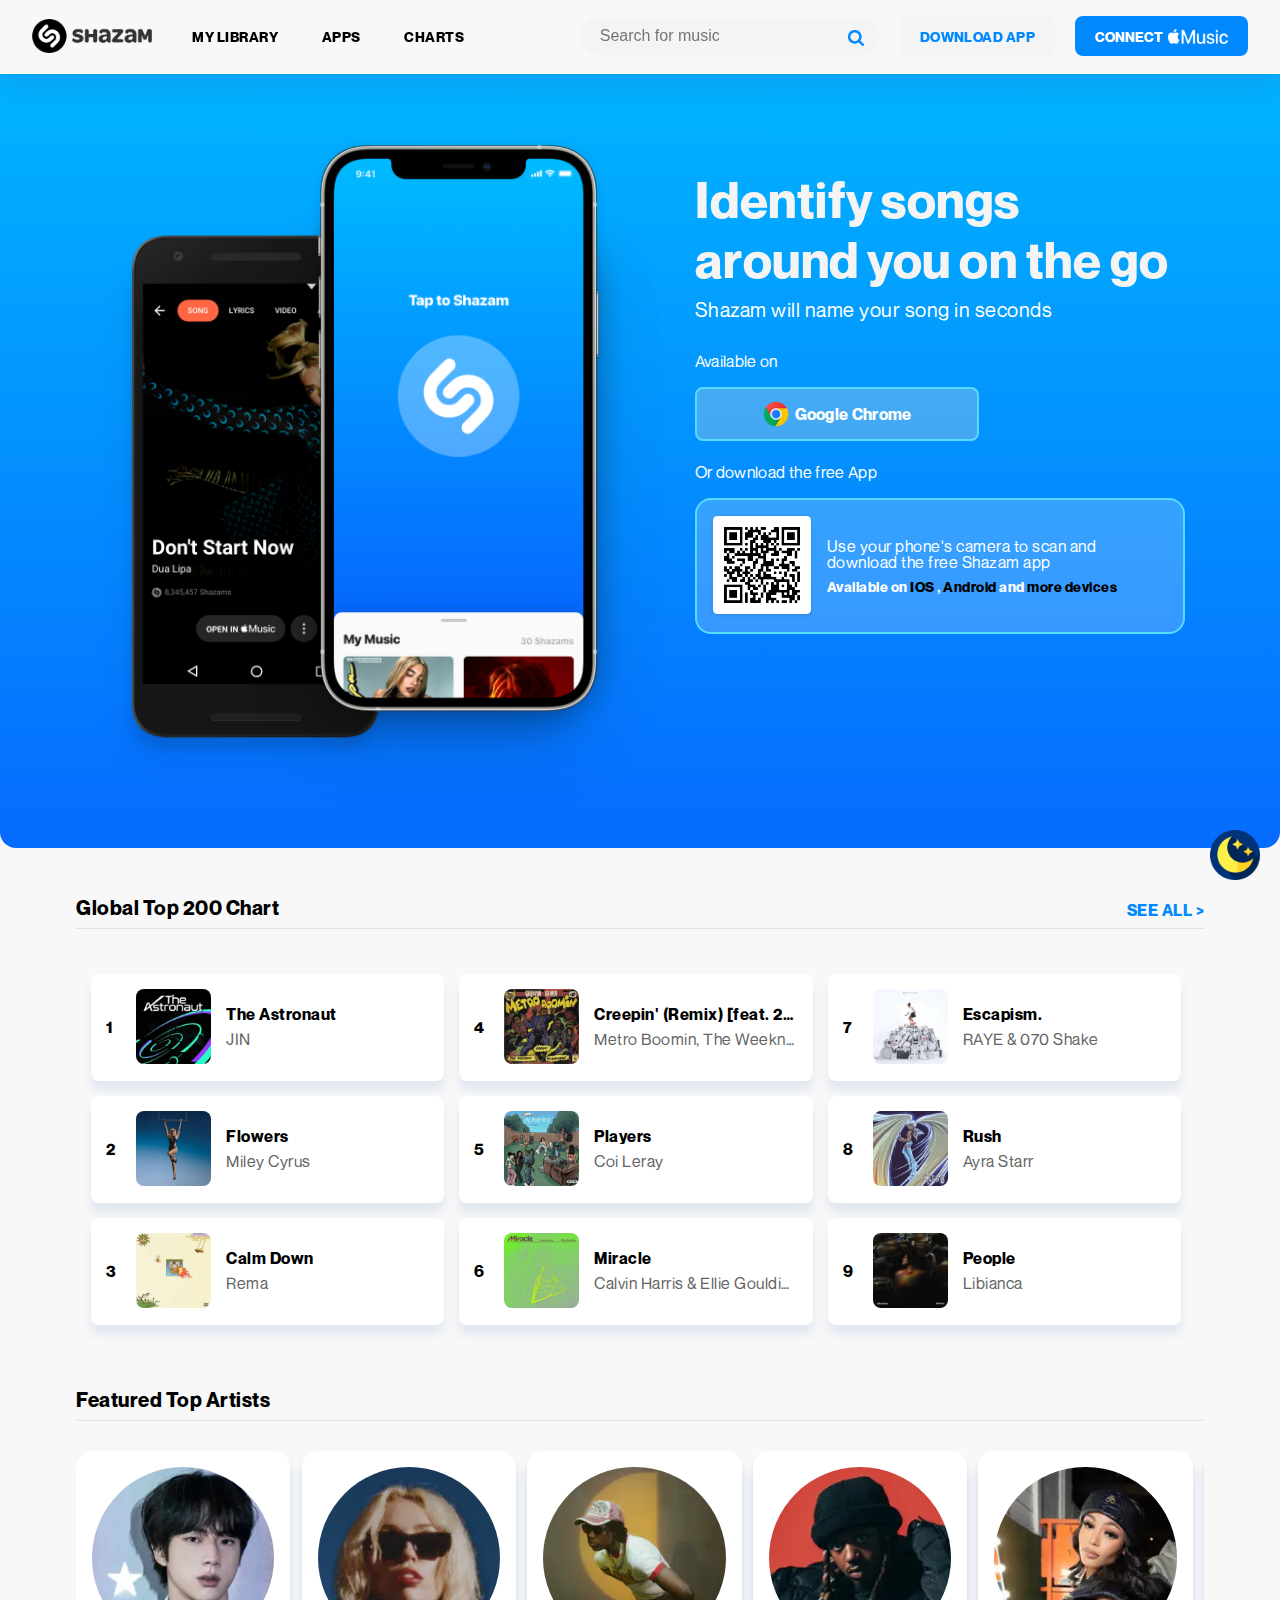
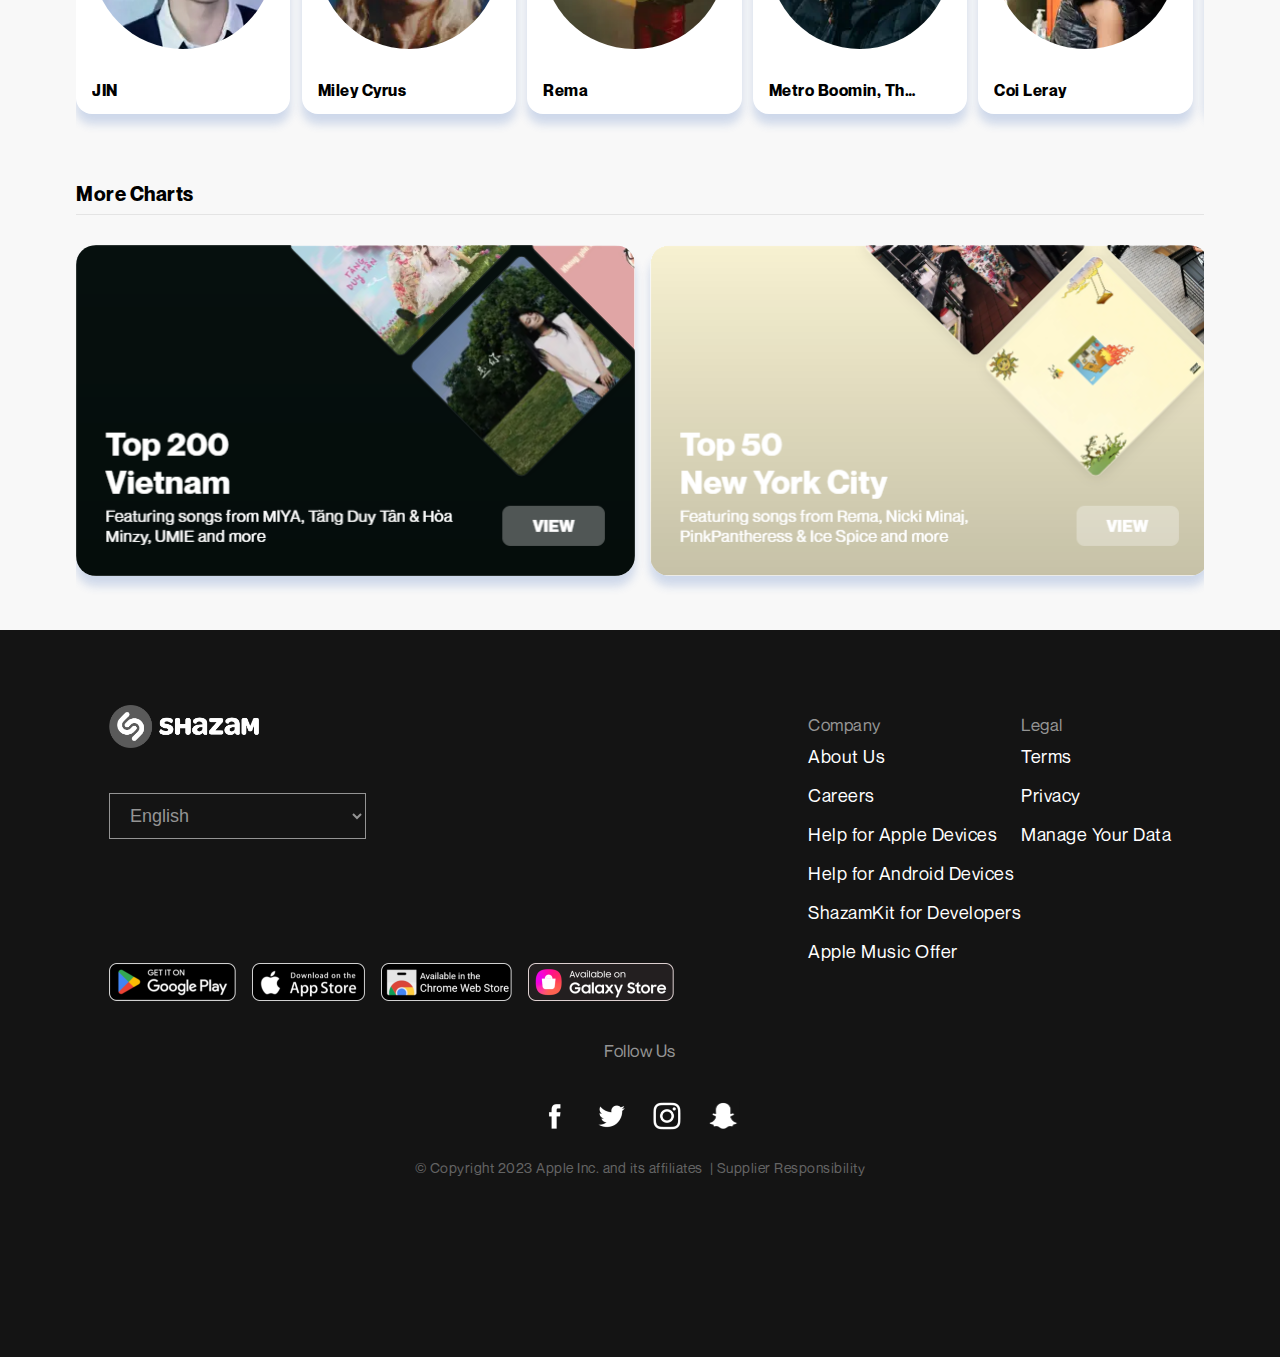
<file: index.html>
<!DOCTYPE html>
<html lang="en">

<head>
    <meta charset="UTF-8" />
    <meta http-equiv="X-UA-Compatible" content="IE=edge" />
    <meta name="viewport" content="width=device-width, initial-scale=1.0" />
    <link rel="stylesheet" href="/style.css" />
    <link rel="icon" href="/icon/icon_path.png" type="image/icon type">

    <title>Shazam - Music Discovery, Charts & Song Lyrics</title>
</head>

<body>
    <div class="navigation">
        <div class="container-flex">
            <nav>
                <div class="shazam-icon">
                    <a href="/index.html">
                        <img src="/icon/Temp.png" id="shazamic" />
                    </a>
                </div>
                <div class="nav-menu">
                    <ul>
                        <li><a href="/login.html">MY LIBRARY</a></li>
                        <li><a href="/apps.html">APPS</a></li>
                        <li><a href="https://www.shazam.com/charts/top-200/vietnam">CHARTS</a></li>
                    </ul>
                </div>
            </nav>
            <div class="search-box">
                <input class="search-input" type="search" placeholder="Search for music" />
                <button class="search-btn" type="submit">
                    <img src="/icon/magnifying.png" alt="" />
                </button>
            </div>
            <div class="action">
                <button class="download-app">DOWNLOAD APP</button>
                <button class="connect-app">
                    CONNECT
                    <img src="/icon/Apple_Music_2.png" alt="Apple_Music" />
                </button>
                <button class="hamburger-menu" id="open">
                    <img src="/icon/hamburger.png" alt="" />
                </button>

            </div>
        </div>
    </div>
    <div id="hint" class="hide">

        <div class="shazam-icon">
            <a href="">
                <img src="/icon/Shazam_white_logo.png" alt="shazam-icon" />
            </a>
        </div>
        <ul>
            <li><a href="/index.html">Download Shazam</a></li>
            <li><a href="/apps.html">Apps</a></li>
            <li><a href="https://www.shazam.com/charts/top-200/vietnam">Chart</a></li>
            <li><a href="/login.html">My Library</a></li>
            <li><a href="https://support.apple.com/en-us/HT210331">Help</a></li>
        </ul>
        <button class="hamburger-menu" id="close">
            <img src="/icon/close.png" alt="" />
        </button>
    </div>
    <img src="img/night-mode.png" id="dark">
    <!--frame1-------------------------------->
    <div class="frame1">

        <div class="content">
            <div class="left">
                <img src="/img/group.png" alt="" />
            </div>
            <div class="right">
                <div class="identify">Identify songs around you on the go</div>
                <div class="dta">Shazam will name your song in seconds</div>
                <div class="text-info">Available on</div>
                <div class="chrome-btn">
                    <a href="https://chrome.google.com/webstore/detail/shazam-find-song-names-fr/mmioliijnhnoblpgimnlajmefafdfilb">
                        <img src="/icon/chrome-logo.png" alt="Chrome" />Google Chrome
                    </a>
                </div>
                <div class="text-info">Or download the free App</div>
                <div class="dlbox">
                    <div class="QR">
                        <img src="/img/home.png" alt="" />
                    </div>
                    <div class="dltext">
                        <div class="desc">
                            Use your phone's camera to scan and download the free Shazam app
                        </div>
                        <div class="links">
                            Available on
                            <a href="https://itunes.apple.com/app/shazam/id284993459?mt=8&at=11l3eE&ct=5348615A-616D-3235-3830-44754D6D5973">IOS</a> ,
                            <a href="https://play.google.com/store/apps/details?id=com.shazam.android">Android</a> and
                            <a href="https://www.shazam.com/apps">more devices</a>
                        </div>
                    </div>
                </div>
            </div>
        </div>
    </div>
    <!----frame2-->
    <div class="frame2">
        <div class="topchart-title">
            <h2>Global Top 200 Chart</h2>
            <a href="" class="see-all">SEE ALL ></a>
        </div>
        <div class="topchart-list">
            <div class="topchart-container">
                <div class="container-list">
                    <div class="collum-list">
                        <div class="track-info">
                            <div class="count">1</div>
                            <div class="audio-play">
                                <img src="/img/11.webp" alt="" />
                            </div>
                            <div class="track-title">
                                <a href="" class="title-music"> The Astronaut </a>
                                <a href="" class="sub-title-music">JIN</a>
                            </div>
                        </div>
                        <div class="track-info">
                            <div class="count">2</div>
                            <div class="audio-play">
                                <img src="/img/22.webp" alt="" />
                            </div>
                            <div class="track-title">
                                <a href="" class="title-music"> Flowers </a>
                                <a href="" class="sub-title-music">Miley Cyrus</a>
                            </div>
                        </div>
                        <div class="track-info">
                            <div class="count">3</div>
                            <div class="audio-play">
                                <img src="/img/33.webp" alt="" />
                            </div>
                            <div class="track-title">
                                <a href="" class="title-music"> Calm Down </a>
                                <a href="" class="sub-title-music">Rema</a>
                            </div>
                        </div>
                    </div>

                    <div class="collum-list">
                        <div class="track-info">
                            <div class="count">4</div>
                            <div class="audio-play">
                                <img src="/img/44.webp" alt="" />
                            </div>
                            <div class="track-title">
                                <a href="" class="title-music">  Creepin' (Remix) [feat. 21 Savage]  </a>
                                <a href="" class="sub-title-music">Metro Boomin, The Weeknd & Diddy</a>
                            </div>
                        </div>
                        <div class="track-info">
                            <div class="count">5</div>
                            <div class="audio-play">
                                <img src="/img/55.webp" alt="" />
                            </div>
                            <div class="track-title">
                                <a href="" class="title-music"> Players </a>
                                <a href="" class="sub-title-music">Coi Leray</a>
                            </div>
                        </div>
                        <div class="track-info">
                            <div class="count">6</div>
                            <div class="audio-play">
                                <img src="/img/66.webp" alt="" />
                            </div>
                            <div class="track-title">
                                <a href="" class="title-music"> Miracle </a>
                                <a href="" class="sub-title-music">Calvin Harris & Ellie Goulding</a>
                            </div>
                        </div>
                    </div>
                    <div class="collum-list tablet-hide">
                        <div class="track-info">
                            <div class="count">7</div>
                            <div class="audio-play">
                                <img src="/img/77.webp" alt="" />
                            </div>
                            <div class="track-title">
                                <a href="" class="title-music"> Escapism. </a>
                                <a href="" class="sub-title-music">RAYE & 070 Shake</a>
                            </div>
                        </div>
                        <div class="track-info">
                            <div class="count">8</div>
                            <div class="audio-play">
                                <img src="/img/88.webp" alt="" />
                            </div>
                            <div class="track-title">
                                <a href="" class="title-music"> Rush </a>
                                <a href="" class="sub-title-music">Ayra Starr</a>
                            </div>
                        </div>
                        <div class="track-info">
                            <div class="count">9</div>
                            <div class="audio-play">
                                <img src="/img/99.webp" alt="" />
                            </div>
                            <div class="track-title">
                                <a href="" class="title-music"> People </a>
                                <a href="" class="sub-title-music">Libianca</a>
                            </div>
                        </div>
                    </div>
                </div>
            </div>
        </div>

        <!---Artist-->
        <div class="topchart-title">
            <h2>Featured Top Artists</h2>
        </div>
        <div class="topchart-list">
            <div class="topchart-container">
                <div class="artist-container">
                    <div class="artist-collum">
                        <div class="artist-info">
                            <div class="artist-img">
                                <img src="/img/1.webp" alt="" />
                            </div>

                        </div>
                        <div class="artist-name">JIN</div>
                    </div>
                    <div class="artist-collum">
                        <div class="artist-info">
                            <div class="artist-img">
                                <img src="/img/2.webp" alt="" />
                            </div>

                        </div>
                        <div class="artist-name">Miley Cyrus</div>
                    </div>
                    <div class="artist-collum">
                        <div class="artist-info">
                            <div class="artist-img">
                                <img src="/img/3.webp" alt="" />
                            </div>

                        </div>
                        <div class="artist-name">Rema</div>
                    </div>
                    <div class="artist-collum">
                        <div class="artist-info">
                            <div class="artist-img">
                                <img src="/img/4.webp" alt="" />
                            </div>

                        </div>
                        <div class="artist-name">Metro Boomin, The Weeknd & Diddy</div>
                    </div>
                    <div class="artist-collum">
                        <div class="artist-info">
                            <div class="artist-img">
                                <img src="/img/5.webp" alt="" />
                            </div>

                        </div>
                        <div class="artist-name">Coi Leray</div>
                    </div>
                    <div class="artist-collum">
                        <div class="artist-info">
                            <div class="artist-img">
                                <img src="/img/6.webp" alt="" />
                            </div>

                        </div>
                        <div class="artist-name">Calvin Harris & Ellie Goulding</div>
                    </div>
                    <div class="artist-collum">
                        <div class="artist-info">
                            <div class="artist-img">
                                <img src="/img/7.webp" alt="" />
                            </div>

                        </div>
                        <div class="artist-name">RAYE & 070 Shake</div>
                    </div>
                    <div class="artist-collum">
                        <div class="artist-info">
                            <div class="artist-img">
                                <img src="/img/8.webp" alt="" />
                            </div>

                        </div>
                        <div class="artist-name">Ayra Starr</div>
                    </div>
                    <div class="artist-collum">
                        <div class="artist-info">
                            <div class="artist-img">
                                <img src="/img/9.webp" alt="" />
                            </div>

                        </div>
                        <div class="artist-name">Libianca</div>
                    </div>
                    <div class="artist-collum">
                        <div class="artist-info">

                            <div class="artist-img">
                                <img src="/img/10.webp" alt="" />
                            </div>

                        </div>
                        <div class="artist-name">Ed Sheeran</div>
                    </div>
                </div>
            </div>
        </div>
        <!---frame3-->
        <div class="frame3">
            <div class="topchart-title">
                <h2>More Charts</h2>
            </div>
            <div class="topchart-list">
                <div class="topchart-container">
                    <div class="container-list artist-container more-chart">
                        <div class="chart-collum">
                            <img src="/img/Untitled-1.png" alt="" />
                            <img src="/img/Untitled-2.png" alt="" />
                            <img src="/img/Untitled-3.png" alt="" />
                            <img src="/img/Untitled-4.png" alt="" />
                        </div>
                        <div class="chart-collum-tablet">
                            <div class="chart-info">
                                <img src="/img/Tablet/p0.png" alt="" />
                                <div class="title-chart">Top 200 <br> Vietnam</div>
                                <div class="subtitle-chart">Featuring songs from MIYA, Tăng Duy Tân & Hòa Minzy, UMIE and more</div>
                            </div>
                            <div class="chart-info">
                                <img src="/img/Tablet/p1.png" alt="" />
                                <div class="title-chart">Top 50 <br> New York City</div>
                                <div class="subtitle-chart">Featuring songs from Rema, Nicki Minaj, PinkPantheress & Ice Spice and more</div>
                            </div>
                            <div class="chart-info">
                                <img src="/img/Tablet/p2.png" alt="" />
                                <div class="title-chart">Top 50 <br> Los Angeles</div>
                                <div class="subtitle-chart">Featuring songs from SZA, Fuerza Regida & Grupo Frontera, Rema and more</div>
                            </div>
                            <div class="chart-info">
                                <img src="/img/Tablet/p3.png" alt="" />
                                <div class="title-chart">Top 50 <br> Moscow</div>
                                <div class="subtitle-chart">Featuring songs from Oliver Tree & Robin Schulz, Miley Cyrus, Eminem and more</div>
                            </div>
                        </div>
                    </div>
                </div>
            </div>
        </div>
    </div>
    <!--Footer-->
    <div class="footer">
        <div class="wrapper">
            <div class="footer-content-1">
                <div class="sz-logo">
                    <a href="https://www.shazam.com/" class="logo">
                        <img src="/icon/Shazam_white_logo.png">
                    </a>
                </div>

                <div class="select">
                    <select>  
                <option value="cs-CZ">Čeština</option>  
                <option value="de-DE">Deutsch</option>  
                <option value="el-GR">Eλληνικά</option>  
                <option value="en-US" selected="selected">English</option>  
                <option value="en-GB">English (UK)</option>  
                <option value="es">Español</option>  
                <option value="es-ES">Español (ES)</option>  
                <option value="es-MX">Español (MX)</option>  
                <option value="fr-FR">Français</option>  
                <option value="hi-IN">हिन्दी</option>  
                <option value="id-ID">Bahasa Indonesia</option>  
                <option value="it-IT">Italiano</option>  
                <option value="ja-JP">日本語</option>  
                <option value="ko-KR">한국어</option>  
                <option value="nl-NL">Nederlands</option>  
                <option value="pl-PL">Polski</option>  
                <option value="pt-PT">Português</option>  
                <option value="pt-BR">Português (BR)</option>  
                <option value="ru-RU">Русский язык</option>  
                <option value="tr-TR">Türkçe</option>  
                <option value="zh-CN">中文</option>  
                <option value="zh-TW">繁體中文</option>  
             </select>
                </div>
            </div>
            <div class="footer-content-2">
                <div class="company">
                    <h3 id=c ompany>Company</h3>
                    <ul>
                        <li><a href="https://www.shazam.com/company" class="link" target="_blank">About Us</a></li>
                        <li><a href="https://jobs.apple.com/en-us/search?sort=relevance&amp;search=shazam" class="link" target="_blank">Careers</a></li>
                        <li><a href="https://support.apple.com/guide/shazam-iphone/welcome/ios" class="link" target="_blank">Help for Apple Devices</a></li>
                        <li><a href="https://support.apple.com/en-us/HT211913" class="link" target="_blank">Help for Android Devices</a></li>
                        <li><a href="https://www.shazam.com/shazamkit/" " class="link " target="_blank ">ShazamKit for Developers</a></li>  
                <li><a href="https://www.shazam.com//applemusic " class="link " target="_blank ">Apple Music Offer</a></li>  
             </ul>
          </div>

          <div class="legal ">
             <h3 id = "legal ">Legal</h3>
             <ul>
                <li><a href="https://www.shazam.com/terms " class="link " target="_blank ">Terms</a></li>
                <li><a href="https://www.apple.com/legal/privacy/en-ww " class="link " target="_blank ">Privacy</a></li>
                <li><a href="https://www.shazam.com/privacy " class="link "" target="_blank">Manage Your Data</a>
                        </li>
                    </ul>
                </div>
            </div>
            <div class="footer-content-3">
                <div class="app-store-options">
                    <a href="https://play.google.com/store/apps/details?id=com.shazam.android"><img src="/img/get_on_ggp.png"></a>
                    <a href="https://itunes.apple.com/app/shazam/id284993459?mt=8&amp;at=11l3eE&amp;ct=5348615A-616D-3235-3830-44754D6D5973"><img src="/img/get_on_as.png" class="as"></a>
                    <a href="https://chrome.google.com/webstore/detail/shazam/mmioliijnhnoblpgimnlajmefafdfilb"><img src="/img/get_on_cws.png" class="cvs"></a>
                    <a href="https://galaxystore.samsung.com/detail/com.shazam.android?session_id=W_5b8cae96f944187834b0716caa1ca6c5"><img src="/img/get_on_gs.png" class="gs"></a>
                </div>
            </div>
            <div class="footer-content-4">
                <div class="media">
                    <h3 id="fl">Follow Us</h3>
                    <ul>
                        <li>
                            <a href="https://www.facebook.com/Shazam" class="follow-fb" target="_blank"><img src="/img/fb2.png"></a>
                        </li>
                        <li>
                            <a href="https://twitter.com/shazam" class="follow-tw" target="_blank"><img src="/img/tw.png"></a>
                        </li>
                        <li>
                            <a href="https://instagram.com/shazam/" class="follow-insta" target="_blank"><img src="/img/ins.png"></a>
                        </li>
                        <li>
                            <a href="https://www.snapchat.com/add/shazam" class="follow-sc" target="_blank"><img src="/img/sn.png"></a>
                        </li>
                    </ul>
                    <div class="copyright"> © Copyright 2023 Apple Inc. and its affiliates &nbsp;|&nbsp;<a href="https://www.apple.com/supplier-responsibility/">Supplier Responsibility</a>
                    </div>
                </div>
            </div>
        </div>
    </div>
    <script src="/main.js"></script>
</body>

</html>
</file>
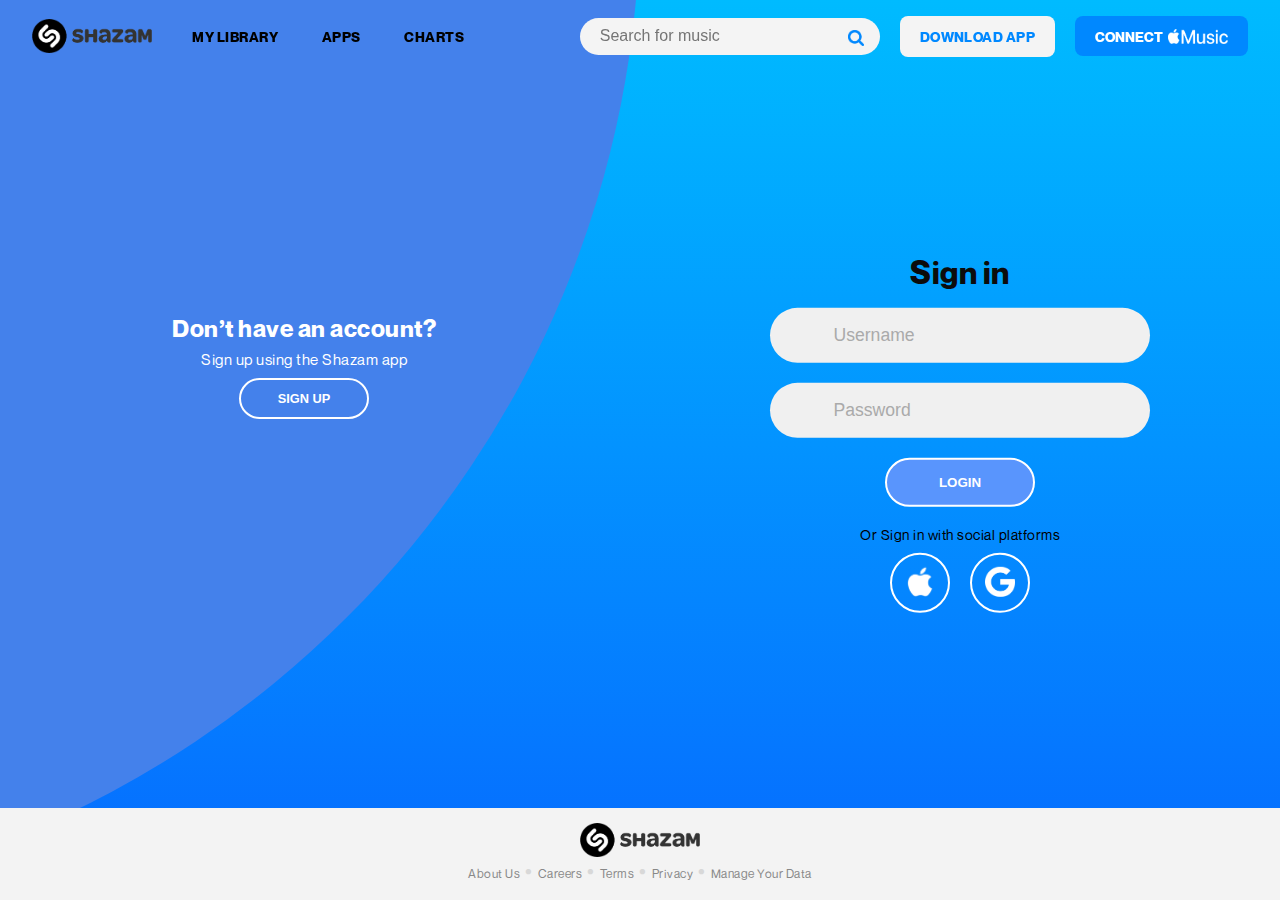
<file: login.html>
<!DOCTYPE html>
<html lang="en">

<head>
    <meta charset="UTF-8">
    <meta http-equiv="X-UA-Compatible" content="IE=edge">
    <meta name="viewport" content="width=device-width, initial-scale=1.0">
    <link rel="stylesheet" href="/style-login.css">
    <link rel="icon" href="/icon/icon_path.png" type="image/icon type">

    <title>My Shazam - Shazam</title>
</head>

<body>
    <!---Navigation-->
    <div class="navigation">
        <div class="container-flex">
            <nav>
                <div class="shazam-icon">
                    <a href="/index.html">
                        <img src="/icon/Temp.png" id="shazamic" />
                    </a>
                </div>
                <div class="nav-menu">
                    <ul>
                        <li><a href="/login.html">MY LIBRARY</a></li>
                        <li><a href="/apps.html">APPS</a></li>
                        <li><a href="https://www.shazam.com/charts/top-200/vietnam">CHARTS</a></li>
                    </ul>
                </div>
            </nav>
            <div class="search-box">
                <input class="search-input" type="search" placeholder="Search for music" />
                <button class="search-btn" type="submit">
                    <img src="/icon/magnifying.png" alt="" />
                </button>
            </div>
            <div class="action">
                <button class="download-app">DOWNLOAD APP</button>
                <button class="connect-app">
                    CONNECT
                    <img src="/icon/Apple_Music_2.png" alt="Apple_Music" />
                </button>
                <button class="hamburger-menu" id="open">
                    <img src="/icon/hamburger-icon.svg" alt="" />
                </button>

            </div>
        </div>
    </div>
    <div id="hint" class="hide">

        <div class="shazam-icon">
            <a href="">
                <img src="/icon/Shazam_white_logo.png" alt="shazam-icon" />
            </a>
        </div>
        <ul>
            <li><a href="/index.html">Download Shazam</a></li>
            <li><a href="/apps.html">Apps</a></li>
            <li><a href="https://www.shazam.com/charts/top-200/vietnam">Chart</a></li>
            <li><a href="/login.html">My Library</a></li>
            <li><a href="https://support.apple.com/en-us/HT210331">Help</a></li>
        </ul>
        <button class="hamburger-menu" id="close">
            <img src="/icon/close.png" alt="" />
        </button>
    </div>
    <!------>
    <div class="container">
        <div class="forms-container">
            <div class="signin-signup">
                <form action="#" class="sign-in-form">
                    <h2 class="title">Sign in</h2>
                    <div class="input-field">
                        <i class="fas fa-user"></i>
                        <input type="text" placeholder="Username" id="Username-signin"/>
                    </div>
                    <div class="input-field">
                        <i class="fas fa-lock"></i>
                        <input type="password" placeholder="Password" id="Password-signin"/>
                    </div>
                    <input type="submit" value="Login" class="btn solid" onclick="getId()"/>
                    <p class="social-text">Or Sign in with social platforms</p>
                    <div class="social-media">
                        <a href="#" class="social-icon">
                            <i class="fab fa-apple">
                                    <img  src="icon/apple.png" alt="">
                                </i>
                        </a>
                        <a href="#" class="social-icon">
                            <i class="fab fa-google">
                                    <img src="icon/google-white-icon.png" alt="">
                                </i>
                        </a>
                    </div>
                </form>
                <!---sign-up-->
                <form action="#" class="sign-up-form">
                    <h2 class="title">Sign up</h2>
                    <div class="input-field">
                        <i class="fas fa-user"></i>
                        <input type="text" placeholder="Username" id="Username-signup"/>
                    </div>
                    <div class="input-field">
                        <i class="fas fa-envelope"></i>
                        <input type="email" placeholder="Email" id="Email-signup"/>
                    </div>
                    <div class="input-field">
                        <i class="fas fa-lock"></i>
                        <input type="password" placeholder="Password" id="Password-signup"/>
                    </div>
                    <input type="submit" class="btn solid" value="Sign up" onclick="pushId()"/>
                    <p class="social-text">Or Sign up with social platforms</p>
                    <div class="social-media">
                        <a href="#" class="social-icon">
                            <i class="fab fa-apple">
                                    <img  src="icon/apple.png" alt="">
                                </i>
                        </a>
                        <a href="#" class="social-icon">
                            <i class="fab fa-google">
                                    <img src="icon/google-white-icon.png" alt="">
                                </i>
                        </a>
                    </div>
                </form>
                <!---->
            </div>
        </div>

        <div class="panels-container">
            <div class="panel left-panel">
                <div class="content">
                    <h3>Don’t have an account?</h3>
                    <p>
                        Sign up using the Shazam app
                    </p>
                    <button class="btn transparent" id="sign-up-btn">
              Sign up
            </button>
                </div>
            </div>
            <div class="panel right-panel">
                <div class="content">
                    <h3>All your Shazams saved in one place</h3>
                    <p>
                        Sign in using your Shazam app account
                    </p>
                    <button class="btn transparent" id="sign-in-btn">
              Sign in
            </button>
                </div>
            </div>
        </div>
    </div>


    <!--footer-->
    <footer id="footer" class="bg-footer">
        <div class="container-footer">
            <div class="sub-container">
                <div class="row">
                    <div class="z-license-logo clearfix">
                        <span class="z-logo"></span>

                    </div>
                    <ul class="z-nav-footer">
                        <li>
                            <a href="https://www.shazam.com/company" class="z-link z-copyright-intro" title="About Us">About Us</a>
                        </li>
                        <li>
                            <a href="" class="z-link z-link-special" target="_blank">•</a>
                        </li>
                        <li>
                            <a href="https://jobs.apple.com/en-us/search?sort=relevance&search=shazam" class="z-link " title="Careers" target="_blank">Careers</a>
                        </li>
                        <li>
                            <a href="" class="z-link z-link-special" target="_blank">•</a>
                        </li>
                        <li>
                            <a href="https://www.shazam.com/terms" class="z-link " title="Terms" target="_blank">Terms</a>
                        </li>
                        <li>
                            <a href="" class="z-link z-link-special" target="_blank">•</a>
                        </li>
                        <li>
                            <a href="https://www.apple.com/legal/privacy/en-ww/" class="z-link " title="Privac" target="_blank">Privacy</a>
                        </li>
                        <li>
                            <a href="" class="z-link z-link-special" target="_blank">•</a>
                        </li>
                        <li>
                            <a href="https://www.shazam.com/privacy" class="z-link" title="Manage Your Data" target="_blank">Manage Your Data</a>
                        </li>
                    </ul>
                </div>
            </div>
        </div>
    </footer>
    <script src="app.js"></script>
    <script src="main.js"></script>

</body>



</html>
</file>
<file: style.css>
html,
body,
div,
span,
applet,
object,
iframe,
h1,
h2,
h3,
h4,
h5,
h6,
p,
blockquote,
pre,
a,
abbr,
acronym,
address,
big,
cite,
code,
del,
dfn,
em,
img,
ins,
kbd,
q,
s,
samp,
small,
strike,
strong,
sub,
sup,
tt,
var,
b,
u,
i,
center,
dl,
dt,
dd,
ol,
ul,
li,
fieldset,
form,
label,
legend,
table,
caption,
tbody,
tfoot,
thead,
tr,
th,
td,
article,
aside,
canvas,
details,
embed,
figure,
figcaption,
footer,
header,
hgroup,
menu,
nav,
output,
ruby,
section,
summary,
time,
mark,
audio,
video {
    margin: 0;
    padding: 0;
    border: 0;
    font-size: 100%;
    font: inherit;
    vertical-align: baseline;
}


/* HTML5 display-role reset for older browsers */

article,
aside,
details,
figcaption,
figure,
footer,
header,
hgroup,
menu,
nav,
section {
    display: block;
}

body {
    line-height: 1;
}

ol,
ul {
    list-style: none;
}

blockquote,
q {
    quotes: none;
}

blockquote:before,
blockquote:after,
q:before,
q:after {
    content: "";
    content: none;
}

 :root {
    --main-bg: #f8f8f8;
    --frame-bg: #fff;
    --text-black: #000;
    --text-gray: #646464;
    --search-box: #f4f4f4;
    --text-blue: #08f;
}

.dark-mode {
    --main-bg: #1E1F22;
    --frame-bg: #2B2D31;
    --text-black: #fff;
    --text-gray: #f5f5f5;
    --search-box: #2b2d31;
    --text-blue: #fff;
}

table {
    border-collapse: collapse;
    border-spacing: 0;
}

@font-face {
    font-family: NeueMontreal;
    font-style: normal;
    font-weight: 400;
    src: url(/font/NeueMontreal-Regular.otf);
}

@font-face {
    font-family: NeueMontreal;
    font-style: normal;
    font-weight: 500;
    src: url(font/NeueMontreal-Medium.otf);
}

@font-face {
    font-family: NeueMontreal;
    font-style: normal;
    font-weight: 700;
    src: url(font/NeueMontreal-Bold.otf);
}

*,
 ::after,
 ::before {
    box-sizing: border-box;
}

body{
    background-color: var(--main-bg);
}
html {
    display: block;
    min-width: 100%;
    min-height: 100%;
    -webkit-tap-highlight-color: transparent;
    position: relative;
    font-family: NeueMontreal;
    letter-spacing: 0.5px;
}

.navigation {
    position: fixed;
    top: 0;
    width: 100%;
    height: 74px;
    background-color: var(--main-bg);
    align-items: center;
    z-index: 100;
    box-shadow: 0 13px 30px 0 rgba(38, 88, 180, 0.2);
}

.container-flex {
    display: flex;
    flex-direction: row;
    flex-wrap: nowrap;
    justify-content: space-between;
    align-items: center;
    align-content: center;
    margin: 0 auto;
    max-width: 1340px;
    width: 95%;
}

.container-flex nav {
    display: flex;
    align-items: center;
}

.navigation .shazam-icon {
    padding: 19px 0 18px 0;
    margin-right: 20px;
    color: black;
}

.navigation .shazam-icon img {
    width: 120px;
    height: 34px;
}

.navigation .nav-menu ul {
    box-sizing: border-box;
    white-space: nowrap;
}

.navigation .nav-menu ul li {
    display: inline-block;
}

.navigation .nav-menu a {
    padding: 15px 20px;
    display: inline-block;
    text-decoration: none;
    color: var(--text-black);
    box-sizing: border-box;
    font-weight: 700;
    font-family: NeueMontreal;
    font-size: 14px;
    letter-spacing: 0.5px;
}

.navigation .search-box {
    display: block;
    border: none;
    white-space: nowrap;
    position: relative;
    margin-left: auto;
    max-width: 300px;
    flex: 1 1 100%;
}

.navigation .search-box input {
    border-radius: 20px;
    font-size: 16px;
    background-color: var(--search-box);
    border: none;
    padding: 9px 50px 10px 20px;
    width: 100%;
}

.navigation .search-box .search-btn {
    box-sizing: border-box;
    background-color: var(--search-box);
    border: none;
    border-radius: 8px;
    position: absolute;
    right: 10px;
    top: 50%;
    transform: translateY(-50%);
    height: 16px;
}

.navigation .search-box .search-btn img {
    width: 16px;
    height: 16px;
    fill: #066aff;
}

.navigation .action {
    white-space: nowrap;
    display: flex;
}

.navigation .action .download-app {
    border-radius: 8px;
    background-color: var(--search-box);
    color: var(--text-blue);
    font-family: NeueMontreal;
    font-size: 14px;
    font-weight: 700;
    letter-spacing: 0.44px;
    margin-left: 20px;
    padding: 12px 20px;
    white-space: nowrap;
    border: none;
    cursor: pointer;
}

.navigation .action .connect-app {
    height: 40px;
    background-color: #08f;
    border-radius: 8px;
    color: #fff;
    padding: 0 20px;
    margin-left: 20px;
    display: flex;
    align-items: center;
    border: none;
    white-space: nowrap;
    font-family: NeueMontreal;
    cursor: pointer;
    gap: 5px;
    font-size: 14px;
    font-weight: 700;
}

.navigation .action .hamburger-menu {
    padding: 10px 10px 10px 10px;
    cursor: pointer;
    border: none;
    background: rgba(0, 0, 0, 0);
    display: none;
}

.navigation .action .connect-app img {
    width: 60px;
    height: 15px;
}

.navigation .action .hamburger-menu img {
    width: 20px;
    height: 20px;
    display: block;
}

#hint {
    display: none;
    opacity: 0;
    transform: scale(0);
    position: fixed;
    z-index: 5000;
    width: 100%;
    height: 100%;
    background-color: #000;
    transition-delay: 0.3s;
    top: 0px;
    left: 0px;
    transition: height 1s, width 1s, padding 1s, visibility 1s, opacity 0.5s ease-out;
}

#hint .hamburger-menu {
    position: absolute;
    top: 0;
    right: 0;
    padding: 27px;
    padding-right: 4.5%;
    background-color: black;
    border: none;
}

#hint .hamburger-menu img {
    width: 20px;
    height: 20px;
    display: block;
}

#hint .shazam-icon {
    color: black;
    margin: 17px 0 0 2.5%;
}

#hint .shazam-icon img {
    width: 120px;
    height: 34px;
}

#hint ul {
    padding-top: 50px;
}

#hint ul li a {
    color: #fff;
    display: block;
    padding: 25px 0 25px 55px;
    font-size: 20px;
    text-decoration: none;
}

.frame1 {
    background-image: linear-gradient(to bottom, #0bf, #066bff);
    max-height: 100%;
    border-radius: 16px;
}

.frame1 .text-info {
    font-size: 16px;
    line-height: 1.38;
    letter-spacing: 0.36px;
    margin: 20px 0 15px;
    color: #fff;
}

.frame1 .chrome-btn {
    display: flex;
    align-items: center;
    white-space: nowrap;
}

.frame1 .chrome-btn:hover a {
    transition: 0.5s;
    box-shadow: 0 0 8px 0 rgba(0, 0, 0, .12), 0 8px 8px 0 rgba(0, 0, 0, .24);
}

.frame1 .chrome-btn a {
    text-decoration: none;
    display: flex;
    align-items: center;
    justify-content: center;
    padding: 12px 65px 12px 66px;
    border-radius: 8px;
    background-color: rgba(220, 220, 220, 0.3);
    border: 2px solid #59dbff;
    font-size: 16px;
    font-weight: 700;
    letter-spacing: 0.33px;
    min-height: 30px;
    cursor: pointer;
    color: #fff;
    transition: 0.5s;
}

.frame1 .chrome-btn img {
    width: 26px;
    height: 26px;
    margin-right: 6px;
}

.content {
    display: flex;
    padding: 120px 30px 0;
    /*align-items: center;*/
    max-width: 1150px;
    margin-right: auto;
    margin-left: auto;
    /*background-color: var(--main-bg);*/
}

.content .left {
    font-size: 0;
    width: 55%;
    min-height: 400px;
}

.content .left img {
    max-width: 700px;
    transform: scale(1);
    width: 100%;
}

.content .right {
    width: 45%;
}

.content .right .dta {
    font-size: 20px;
    font-weight: 400;
    text-transform: none;
    margin-bottom: 30px;
    color: #fff;
}

.content .right .identify {
    font-size: 50px;
    font-weight: 700;
    line-height: 1.2;
    max-width: 600px;
    margin-top: 50px;
    margin-bottom: 10px;
    color: #f4f4f4;
}

.content .right .dlbox {
    display: flex;
    align-items: center;
    justify-content: center;
    padding: 15px;
    border-radius: 16px;
    background-color: rgba(255, 255, 255, 0.2);
    border: 2px solid #59dbff;
    margin-bottom: 15px;
}

.content .right .dlbox .QR {
    display: block;
    box-sizing: border-box;
}

.content .right .dlbox .QR img {
    width: 100px;
    height: 100px;
    border-radius: 5.4px;
    box-shadow: 0 1px 3px 0 rgba(0, 0, 0, 0.1);
    border: solid 0.7px rgba(0, 0, 0, 0.05);
    margin-right: 15px;
    transform: scale(1);
}

.content .right .dlbox .dltext {
    display: block;
}

.content .right .dlbox .desc {
    font-size: 16px;
    margin-bottom: 10px;
    color: #fff;
    font-family: NeueMontreal;
}

.content .right .dlbox .links {
    font-family: NeueMontreal;
    font-size: 14px;
    font-weight: 700;
    color: #fff;
}

.content .right .dlbox .links a {
    text-decoration: none;
    color: #000;
}

.frame2{
    background-color: var(--main-bg);
}

.frame2 .view-chart {
    display: flex;
    justify-content: center;
    align-items: center;
    position: absolute;
    z-index: 101;
    top: 0;
    left: 0;
    right: 0;
    bottom: 0;
    text-align: center;
    color: #fff;
    font-size: 16px;
    font-weight: 700;
    text-decoration: none;
    text-transform: uppercase;
    opacity: 0;
    font-family: NeueMontreal;
}

.frame2 .view-chart:hover {
    display: flex;
    justify-content: center;
    align-items: center;
    position: absolute;
    z-index: 101;
    top: 0;
    left: 0;
    right: 0;
    bottom: 0;
    text-align: center;
    color: #fff;
    font-size: 16px;
    font-weight: 700;
}

.frame2 .topchart-title {
    padding: 10px 0;
    margin: 40px auto 30px;
    max-width: 1128px;
    display: flex;
    border-bottom: 1px solid #e4e4e4;
}

.frame2 .topchart-title h2 {
    font-size: 20px;
    font-weight: 700;
    flex: 1 1 100%;
    min-width: 0;
    color: var(--text-black);
}

.frame2 .topchart-title a {
    color: #08f;
    text-decoration: none;
    font-size: 16px;
    font-weight: 700;
    align-self: flex-end;
    white-space: nowrap;
}

.frame2 .topchart-list {
    max-width: 1128px;
    margin: 0 auto;
    width: 100%;
}

.frame2 .topchart-list .container-list {
    display: flex;
    overflow-x: auto;
    scroll-snap-type: x mandatory;
}

.frame2 .topchart-list .collum-list {
    display: block;
    padding: 0 0 0 15px;
    max-width: 550px;
    scroll-snap-align: start;
    scroll-snap-stop: always;
    width: calc(33.3333% - 7.5px);
}

.frame2 .topchart-list .track-info {
    display: flex;
    align-items: center;
    max-width: 1340px;
    margin: 15px 0;
    padding: 15px 0 15px 15px;
    border-radius: 8px;
    overflow: hidden;
    transition: 0.5s;
    justify-content: flex-start;
    background-color: var(--frame-bg);
    box-shadow: 0 10px 10px 0 rgba(38, 88, 180, 0.1);
}

.frame2 .topchart-list .track-info:hover {
    background-color: rgba(0, 136, 255, 0.4);
    transition: 0.5s;
    box-shadow: 0 0 8px 0 rgba(0, 0, 0, .12), 0 8px 8px 0 rgba(0, 0, 0, .24);
}

.frame2 .topchart-list .track-info .count {
    width: 20px;
    margin-right: 10px;
    font-weight: 700;
    font-size: 16px;
    color: var(--text-black);
}

.frame2 .topchart-list .track-info .audio-play img {
    width: 75px;
    height: 75px;
    border-radius: 8px;
}

.frame2 .topchart-list .track-info .track-title {
    display: block;
    padding-left: 15px;
    overflow: hidden;
}

.frame2 .topchart-list .track-info .track-title .title-music {
    display: inline-block;
    width: 100%;
    max-width: 200px;
    font-size: 16px;
    font-weight: 700;
    color: var(--text-black);
    margin-top: 0;
    text-decoration: none;
    margin-bottom: 5px;
    letter-spacing: 0.5px;
    overflow: hidden;
    text-overflow: ellipsis;
    white-space: nowrap;
}

.frame2 .topchart-list .track-info .track-title .title-music:hover {
    text-decoration: underline;
}

.frame2 .topchart-list .track-info .track-title .sub-title-music {
    display: block;
    color: var(--text-gray);
    font-size: 16px;
    font-weight: 400;
    text-decoration: none;
    letter-spacing: 0.5px;
    line-height: 20px;
    max-width: 200px;
    overflow: hidden;
    text-overflow: ellipsis;
    white-space: nowrap;
}

.frame2 .topchart-list .track-info .track-title .sub-title-music:hover {
    text-decoration: underline;
}

.frame2 .topchart-list .artist-info {
    height: 200px;
    width: 100%;
    scroll-snap-align: start;
}

.frame2 .topchart-list .artist-info img {
    border-radius: 50%;
    margin: 0 auto;
    display: block;
    width: 100%;
    height: 100%;
}

.frame2 .topchart-list .artist-name {
    font-size: 16px;
    font-weight: 700;
    margin-top: 15px;
    max-width: 150px;
    white-space: nowrap;
    overflow: hidden;
    text-overflow: ellipsis;
    color: var(--text-black);
}

.frame2 .topchart-list .artist-name:hover {
    text-decoration: underline;
}

.frame2 .topchart-list .artist-container {
    display: inline-grid;
    padding-bottom: 20px;
    cursor: pointer;
    max-width: 1128px;
    grid-auto-columns: 20%;
    grid-auto-flow: column;
    white-space: nowrap;
    overflow-x: auto;
    scroll-snap-type: x mandatory;
}

.frame2 .topchart-list .more-chart {
    display: inline-block;
    width: 100%;
}

.frame2 .topchart-list .artist-collum {
    width: 95%;
    overflow: hidden;
    padding: 16px;
    background-color: var(--frame-bg);
    border-radius: 16px;
    transition: 0.5s;
    scroll-snap-align: start;
    scroll-snap-stop: always;
    box-shadow: 0 10px 10px 0 rgba(38, 88, 180, 0.2);
}

.frame2 .topchart-list .artist-collum:hover {
    background-color: rgba(0, 136, 255, 0.4);
    transition: 0.5s;
    box-shadow: 0 0 8px 0 rgba(0, 0, 0, .12), 0 8px 8px 0 rgba(0, 0, 0, .24);
}

.frame2 .topchart-list .chart-collum {
    gap: 15px;
    display: inline-grid;
    grid-auto-columns: calc(50% - 5px);
    grid-auto-flow: column;
    scroll-snap-type: x mandatory;
    max-width: 1129px;
}

.frame2 .topchart-list .chart-collum img {
    border-radius: 20px;
    scroll-snap-align: start;
    display: block;
    width: 100%;
    height: auto;
    box-shadow: 0 10px 10px 0 rgba(38, 88, 180, 0.2);
    transition: 0.5s;
}

.frame2 .topchart-list .chart-collum img:hover {
    transition: 0.5s;
    box-shadow: 0 0 8px 0 rgba(0, 0, 0, .12), 0 8px 8px 0 rgba(0, 0, 0, .24);
}

.frame2 .topchart-list .chart-collum-tablet {
    display: none;
}

.frame3 {
    padding-bottom: 30px;
}

.footer a {
    font-family: NeueMontreal, Arial, sans-serif;
    font-style: normal;
    font-weight: 400;
    font-size: 18px;
    line-height: 23px;
    display: flex;
    align-items: center;
    letter-spacing: 0.5px;
}

.footer {
    background-color: #141414;
    padding-top: 75px;
    padding-bottom: 40px;
    position: relative;
    height: 100%;
    width: 100%;
    min-height: 727px;
    max-height: 758px;
}

.footer .wrapper {
    display: flex;
    margin: 0 auto;
    flex-wrap: wrap;
    position: relative;
    max-width: 1102px;
    padding-left: 20px;
    padding-right: 20px;
}

.footer-content-1 {
    display: flex;
    flex-wrap: nowrap;
    flex-direction: column;
    width: 50%;
    height: 255px;
}

.footer-content-1 .sz-logo {
    width: 150px;
    height: 88px;
}

.footer select {
    background-color: transparent;
    border: 1px solid #949494;
    color: #949494;
    padding: 11px 63px 11px 16px;
    font-size: 18px;
    width: 257px;
}

.footer-content-2 {
    display: flex;
    flex-wrap: nowrap;
    flex-direction: row;
    justify-content: end;
    width: 50%;
    min-width: 300px;
}

.footer-content-2 ul {
    display: flex;
    flex-direction: column;
    align-items: flex-start;
    gap: 16px;
}

.footer-content-2 a {
    text-decoration: none;
}

.footer-content-2 .company {
    max-width: 313px;
}

.footer-content-3 {
    display: flex;
    flex-wrap: wrap;
    flex-direction: row;
    width: 53.4%;
}

.footer-content-3 .app-store-options {
    display: flex;
    flex-wrap: wrap;
    gap: 16px;
}

.footer-content-4 {
    display: flex;
    flex-wrap: wrap;
    flex-direction: row;
    width: 100%;
    justify-content: center;
}

.footer-content-4 ul {
    display: flex;
    flex-wrap: wrap;
    justify-content: center;
    gap: 24px;
}

.footer-content-4 #fl {
    justify-content: center;
    height: 40px;
    padding-bottom: 50px;
    padding-top: 50px;
}

.footer-content-4 .copyright {
    display: flex;
    font-size: 14px;
    line-height: 22px;
    flex-wrap: wrap;
    color: #646464;
    justify-content: center;
    padding-top: 26px;
}

.footer-content-4 .copyright a {
    display: flex;
    flex-wrap: wrap;
    font-size: 14px;
    line-height: 22px;
    color: #646464;
    justify-content: center;
    text-decoration: none;
}

h3 {
    font-style: normal;
    font-weight: 400;
    font-size: 17px;
    line-height: 40px;
    display: flex;
    align-items: center;
    letter-spacing: 0.5px;
    color: #949494;
}

.footer .links li {
    color: white;
    font-size: 18px;
    line-height: 23px;
}

.footer .media img {
    max-height: 30px;
}

ul {
    list-style: none;
}

.footer a {
    color: #fff;
}

.footer .logo img {
    max-width: 150px;
    max-height: 43.05px;
}

.footer .app-store-options img {
    max-height: 38px;
}

@media (max-width: 1024px) {
    .navigation .container-flex .nav-menu {
        display: none;
    }
    .navigation .container-flex .action .download-app {
        display: none;
    }
    .navigation .container-flex .action .connect-app {
        display: none;
    }
    .navigation .container-flex .action .hamburger-menu {
        display: block;
        position: relative;
        z-index: 50000;
    }
    .frame1 .chrome-btn {
        justify-content: center;
    }
    .frame1 .content {
        flex-direction: column-reverse;
    }
    .frame1 .content .left {
        width: 50%;
        margin: 0 auto;
    }
    .frame1 .content .right {
        width: 70%;
        text-align: center;
        display: inline-block;
        margin: 0 auto;
    }
    .frame1 .content .right .identify {
        max-width: none;
    }
    .frame2 .topchart-list .collum-list {
        width: calc(50% - 7.5px);
    }
    .frame2 .topchart-list .artist-container {
        grid-auto-columns: 25%;
    }
    .frame3 .topchart-list .collum-list {
        min-width: 85%;
    }
    .frame3 .topchart-list .artist-collum {
        padding: 0 0 0 15px;
        min-width: 155px;
        width: 155px;
    }
    .frame3 .topchart-list {
        margin: 0 15px;
        width: 100%;
    }
    .frame3 .topchart-title {
        margin-left: 15px;
        margin-right: 15px;
    }
    .frame3 .topchart-list .chart-collum {
        display: none;
    }
    .frame3 .topchart-list .chart-collum-tablet {
        display: inline-grid;
        grid-auto-columns: calc(50% - 7.5px);
        grid-auto-flow: column;
        scroll-snap-type: x mandatory;
        overflow-x: auto;
        width: 100%;
        padding-bottom: 20px;
    }
    .frame3 .topchart-list .chart-collum-tablet .chart-info .title-chart {
        font-size: 32px;
        font-weight: 900;
        letter-spacing: .44px;
        margin-bottom: 5px;
        padding-top: 15px;
        padding-left: 15px;
        color: var(--text-black);
        overflow: hidden;
        text-overflow: ellipsis;
    }
    .frame3 .topchart-list .chart-collum-tablet .chart-info .subtitle-chart {
        font-size: 16px;
        font-weight: 400;
        color: var(--text-gray);
        letter-spacing: .44px;
        padding-left: 15px;
        overflow: hidden;
        text-overflow: ellipsis;
    }
    .frame3 .topchart-list .chart-collum-tablet img {
        scroll-snap-align: start;
        display: block;
        width: 100%;
        height: auto;
        padding-left: 15px;
    }
    .tablet-hide {
        display: none !important;
    }
    .footer a {
        font-size: 17px;
        font-style: normal;
        font-weight: 400;
        font-size: 17px;
        line-height: 23px;
        display: flex;
        align-items: center;
        letter-spacing: 0.5px;
    }
    .footer {
        background-color: #141414;
        padding-top: 75px;
        padding-bottom: 40px;
        position: relative;
        height: 100%;
        width: 100%;
        min-height: 1112px;
        max-height: 1269px;
    }
    .footer .wrapper {
        display: flex;
        margin: 0 auto;
        flex-wrap: wrap;
        position: relative;
        width: 100%;
        padding-left: 10%;
        padding-right: 10%;
        justify-content: center;
    }
    .footer-content-1 {
        display: flex;
        flex-wrap: nowrap;
        flex-direction: column;
        height: 158px;
        justify-content: flex-start;
        align-items: center;
    }
    .footer-content-1 .sz-logo {
        width: 150px;
        height: 80px;
        justify-content: center;
    }
    .footer select {
        background-color: transparent;
        border: 1px solid #949494;
        color: #949494;
        padding: 10px 63px 10px 16px;
        font-size: 18px;
        width: 257px;
        justify-content: center;
    }
    .footer-content-2 {
        display: flex;
        flex-wrap: nowrap;
        flex-direction: row;
        justify-content: end;
        width: 50%;
        min-width: 300px;
    }
    .footer-content-2 ul {
        display: flex;
        flex-direction: column;
        align-items: flex-start;
        gap: 16px;
        margin-left: 20px;
    }
    .footer-content-2 a {
        text-decoration: none;
    }
    .footer-content-2 h3 {
        margin-left: 20px;
    }
    .footer-content-2 .company {
        max-width: 313px;
    }
    .footer-content-3 {
        display: flex;
        flex-wrap: wrap;
        flex-direction: row;
        width: 100%;
        height: 152px
    }
    .footer-content-3 .app-store-options {
        display: flex;
        flex-wrap: wrap;
        gap: 16px;
        justify-content: center;
        align-content: end;
    }
    .footer-content-4 {
        display: flex;
        flex-wrap: wrap;
        flex-direction: row;
        width: 100%;
        justify-content: center;
    }
    .footer-content-4 ul {
        display: flex;
        flex-wrap: wrap;
        justify-content: center;
        gap: 24px;
    }
    .footer-content-4 #fl {
        justify-content: center;
        height: 40px;
        padding-bottom: 50px;
        padding-top: 50px;
    }
    .footer-content-4 .copyright {
        display: flex;
        font-size: 14px;
        line-height: 22px;
        flex-wrap: wrap;
        color: #646464;
        justify-content: center;
        padding-top: 26px;
    }
    .footer-content-4 .copyright a {
        display: flex;
        flex-wrap: wrap;
        font-size: 14px;
        line-height: 22px;
        color: #646464;
        justify-content: center;
        text-decoration: none;
    }
}

@media (max-width: 768px) {
    .navigation .search-box {
        display: none;
    }
    .frame2 .topchart-list .artist-container {
        grid-auto-columns: 33.3333%;
    }
}

#dark {
    cursor: pointer;
    position: fixed;
    bottom: 20px;
    right: 20px;
    z-index: 1000;
    width: 50px;
    height: 50px;
}
#dark:hover {
    transform: rotate(1turn);
    transition: all 1.5s;
}
</file>
<file: style-login.css>
html,
    body,
    div,
    span,
    applet,
    object,
    iframe,
    h1,
    h2,
    h3,
    h4,
    h5,
    h6,
    p,
    blockquote,
    pre,
    a,
    abbr,
    acronym,
    address,
    big,
    cite,
    code,
    del,
    dfn,
    em,
    img,
    ins,
    kbd,
    q,
    s,
    samp,
    small,
    strike,
    strong,
    sub,
    sup,
    tt,
    var,
    b,
    u,
    i,
    center,
    dl,
    dt,
    dd,
    ol,
    ul,
    li,
    fieldset,
    form,
    label,
    legend,
    table,
    caption,
    tbody,
    tfoot,
    thead,
    tr,
    th,
    td,
    article,
    aside,
    canvas,
    details,
    embed,
    figure,
    figcaption,
    footer,
    header,
    hgroup,
    menu,
    nav,
    output,
    ruby,
    section,
    summary,
    time,
    mark,
    audio,
    video {
        margin: 0;
        padding: 0;
        border: 0;
        font-size: 100%;
        font: inherit;
        vertical-align: baseline;
    }
    /* HTML5 display-role reset for older browsers */
    
    article,
    aside,
    details,
    figcaption,
    figure,
    footer,
    header,
    hgroup,
    menu,
    nav,
    section {
        display: block;
    }
    
    body {
        line-height: 1;
    }
    
    ol,
    ul {
        list-style: none;
    }
    
    blockquote,
    q {
        quotes: none;
    }
    
    blockquote:before,
    blockquote:after,
    q:before,
    q:after {
        content: "";
        content: none;
    }
    
     :root {
        --main-bg: #f8f8f8;
        --frame-bg: #fff;
        --text-black: #000;
        --text-gray: #646464;
        --search-box: #f4f4f4;
        --text-blue: #08f;
    }
    
    .dark-mode {
        --main-bg: #1E1F22;
        --frame-bg: #2B2D31;
        --text-black: #fff;
        --text-gray: #f5f5f5;
        --search-box: #2b2d31;
        --text-blue: #fff;
    }
    
    table {
        border-collapse: collapse;
        border-spacing: 0;
    }
    
    @font-face {
        font-family: NeueMontreal;
        font-style: normal;
        font-weight: 400;
        src: url(/font/NeueMontreal-Regular.otf);
    }
    
    @font-face {
        font-family: NeueMontreal;
        font-style: normal;
        font-weight: 500;
        src: url(font/NeueMontreal-Medium.otf);
    }
    
    @font-face {
        font-family: NeueMontreal;
        font-style: normal;
        font-weight: 700;
        src: url(font/NeueMontreal-Bold.otf);
    }
    
    *,
     ::after,
     ::before {
        box-sizing: border-box;
    }
    
    body,
    html {
        display: block;
        min-width: 100%;
        min-height: 100%;
        height: 100%;
        -webkit-tap-highlight-color: transparent;
        position: relative;
        font-family: NeueMontreal;
        letter-spacing: 0.5px;
    }
    
    .navigation {
        position: fixed;
        top: 0;
        width: 100%;
        height: 74px;
        /*background-color: var(--main-bg);*/
        align-items: center;
        z-index: 100;
    }
    
    .container-flex {
        display: flex;
        flex-direction: row;
        flex-wrap: nowrap;
        justify-content: space-between;
        align-items: center;
        align-content: center;
        margin: 0 auto;
        max-width: 1340px;
        width: 95%;
    }
    
    .container-flex nav {
        display: flex;
        align-items: center;
    }
    
    .navigation .shazam-icon {
        padding: 19px 0 18px 0;
        margin-right: 20px;
        color: black;
    }
    
    .navigation .shazam-icon img {
        width: 120px;
        height: 34px;
    }
    
    .navigation .nav-menu ul {
        box-sizing: border-box;
        white-space: nowrap;
    }
    
    .navigation .nav-menu ul li {
        display: inline-block;
    }
    
    .navigation .nav-menu a {
        padding: 15px 20px;
        display: inline-block;
        text-decoration: none;
        color: var(--text-black);
        box-sizing: border-box;
        font-weight: 700;
        font-family: NeueMontreal;
        font-size: 14px;
        letter-spacing: 0.5px;
    }
    
    .navigation .search-box {
        display: block;
        border: none;
        white-space: nowrap;
        position: relative;
        margin-left: auto;
        max-width: 300px;
        flex: 1 1 100%;
    }
    
    .navigation .search-box input {
        border-radius: 20px;
        font-size: 16px;
        background-color: var(--search-box);
        border: none;
        padding: 9px 50px 10px 20px;
        width: 100%;
    }
    
    .navigation .search-box .search-btn {
        box-sizing: border-box;
        background-color: var(--search-box);
        border: none;
        border-radius: 8px;
        position: absolute;
        right: 10px;
        top: 50%;
        transform: translateY(-50%);
        height: 16px;
    }
    
    .navigation .search-box .search-btn img {
        width: 16px;
        height: 16px;
        fill: #066aff;
    }
    
    .navigation .action {
        white-space: nowrap;
        display: flex;
    }
    
    .navigation .action .download-app {
        border-radius: 8px;
        background-color: var(--search-box);
        color: var(--text-blue);
        font-family: NeueMontreal;
        font-size: 14px;
        font-weight: 700;
        letter-spacing: 0.44px;
        margin-left: 20px;
        padding: 12px 20px;
        white-space: nowrap;
        border: none;
        cursor: pointer;
    }
    
    .navigation .action .connect-app {
        height: 40px;
        background-color: #08f;
        border-radius: 8px;
        color: #fff;
        padding: 0 20px;
        margin-left: 20px;
        display: flex;
        align-items: center;
        border: none;
        white-space: nowrap;
        font-family: NeueMontreal;
        cursor: pointer;
        gap: 5px;
        font-size: 14px;
        font-weight: 700;
    }
    
    .navigation .action .hamburger-menu {
        padding: 10px 10px 10px 10px;
        cursor: pointer;
        border: none;
        background: rgba(0, 0, 0, 0);
        display: none;
    }
    
    .navigation .action .connect-app img {
        width: 60px;
        height: 15px;
    }
    
    .navigation .action .hamburger-menu img {
        width: 20px;
        height: 20px;
        display: block;
    }
    
    #hint {
        display: none;
        opacity: 0;        
        transform: scale(0);
        position: fixed;
        z-index: 5000;
        width: 100%;
        height: 100%;
        background-color: #000;
        transition-delay: 0.3s;
        top: 0px;
        left: 0px;
        transition: height 1s, width 1s, padding 1s, visibility 1s, opacity 0.5s ease-out;
    }
    
    #hint .hamburger-menu {
        position: absolute;
        top: 0;
        right: 0;
        padding: 27px;
        padding-right: 4.5%;
        background-color: black;
        border: none;
    }
    
    #hint .hamburger-menu img {
        width: 20px;
        height: 20px;
        display: block;
    }
    
    #hint .shazam-icon {
        color: black;
        margin: 17px 0 0 2.5%;
    }
    
    #hint .shazam-icon img {
        width: 120px;
        height: 34px;
    }
    
    #hint ul {
        padding-top: 50px;
    }
    
    #hint ul li a {
        color: #fff;
        display: block;
        padding: 25px 0 25px 55px;
        font-size: 20px;
        text-decoration: none;
    }
    
    .container {
        position: relative;
        width: 100%;
        background-image: linear-gradient(to bottom, #0bf, #066aff);
        min-height: 100vh;
        overflow: hidden;
    }
    
    .forms-container {
        position: absolute;
        width: 100%;
        height: 100%;
        top: 74px;
        left: 0;
    }
    
    .signin-signup {
        position: absolute;
        top: 40%;
        transform: translate(-50%, -50%);
        left: 75%;
        width: 50%;
        transition: 1s 0.7s ease-in-out;
        display: grid;
        grid-template-columns: 1fr;
        z-index: 5;
    }
    
    form {
        display: flex;
        align-items: center;
        justify-content: center;
        flex-direction: column;
        padding: 0rem 5rem;
        transition: all 0.2s 0.7s;
        overflow: hidden;
        grid-column: 1 / 2;
        grid-row: 1 / 2;
    }
    
    form.sign-up-form {
        opacity: 0;
        z-index: 1;
    }
    
    form.sign-in-form {
        z-index: 2;
    }
    
    .title {
        font-size: 32px;
        font-weight: 900;
        color: #0c0c0c;
        padding: 0 15px;
        margin-bottom: 10px;
    }
    
    .input-field {
        max-width: 380px;
        width: 100%;
        background-color: #f0f0f0;
        margin: 10px 0;
        height: 55px;
        border-radius: 55px;
        display: grid;
        grid-template-columns: 15% 85%;
        padding: 0 0.4rem;
        position: relative;
    }
    
    .input-field i {
        text-align: center;
        line-height: 55px;
        color: #acacac;
        transition: 0.5s;
        font-size: 1.1rem;
    }
    
    .input-field input {
        background: none;
        outline: none;
        border: none;
        line-height: 1;
        font-weight: 600;
        font-size: 1.1rem;
        color: #333;
    }
    
    .input-field input::placeholder {
        color: #aaa;
        font-weight: 500;
    }
    
    .social-text {
        padding: 0.7rem 0;
        font-size: 14px;
    }
    
    .social-media {
        display: flex;
        justify-content: center;
    }
    
    .social-icon {
        height: 60px;
        width: 60px;
        display: flex;
        justify-content: center;
        align-items: center;
        margin: 0 0.6rem;
        color: #333;
        text-decoration: none;
        font-size: 1.1rem;
        transition: 0.3s;
        border: 2px solid #fff;
        border-radius: 50%;
    }
    
    .social-icon img {
        height: 30px;
        width: 30px;
        opacity: 1;
    }
    
    .social-icon:hover {
        color: #4481eb;
        border-color: black;
    }
    
    .btn {
        width: 150px;
        background-color: #5995fd;
        border: none;
        outline: none;
        height: 49px;
        border-radius: 49px;
        color: #fff;
        text-transform: uppercase;
        font-weight: 600;
        margin: 10px 0;
        cursor: pointer;
        transition: 0.5s;
        border: 2px solid #fff;
    }
    
    .btn:hover {
        background-color: #4d84e2;
    }
    
    .panels-container {
        position: absolute;
        height: 100%;
        width: 100%;
        top: 0;
        left: 0;
        display: grid;
        grid-template-columns: repeat(2, 1fr);
    }
    
    .container:before {
        content: "";
        position: absolute;
        height: 2000px;
        width: 2000px;
        top: -10%;
        right: 50%;
        transform: translateY(-50%);
        background-image: linear-gradient(-45deg, #4481eb 100%, #04befe 50%);
        transition: 1.8s ease-in-out;
        border-radius: 50%;
        z-index: 0;
    }
    
    .image {
        width: 50%;
        transition: transform 1.1s ease-in-out;
        transition-delay: 0.4s;
    }
    
    .panel {
        display: flex;
        flex-direction: column;
        justify-content: space-around;
        text-align: center;
        z-index: 1;
    }
    
    .left-panel {
        pointer-events: all;
        padding: 3rem 17% 2rem 12%;
        top: 40%;
        transform: translateY(-50%);
        position: relative;
    }
    
    .right-panel {
        pointer-events: none;
        padding: 3rem 12% 2rem 17%;
        top: 40%;
        transform: translateY(-50%);
        position: relative;
    }
    
    .panel .content {
        color: #fff;
        transition: transform 0.9s ease-in-out;
        transition-delay: 0.6s;
    }
    
    .panel h3 {
        font-weight: 600;
        line-height: 1;
        font-size: 1.5rem;
    }
    
    .panel p {
        font-size: 0.95rem;
        padding: 0.7rem 0;
    }
    
    .btn.transparent {
        margin: 0;
        background: none;
        border: 2px solid #fff;
        width: 130px;
        height: 41px;
        font-weight: 600;
        font-size: 0.8rem;
    }
    
    .right-panel .image,
    .right-panel .content {
        transform: translateX(800px);
    }
    
    .container.sign-up-mode:before {
        transform: translate(100%, -50%);
        right: 52%;
    }
    
    .container.sign-up-mode .left-panel .image,
    .container.sign-up-mode .left-panel .content {
        transform: translateX(-800px);
    }
    
    .container.sign-up-mode .signin-signup {
        left: 25%;
    }
    
    .container.sign-up-mode form.sign-up-form {
        opacity: 1;
        z-index: 2;
    }
    
    .container.sign-up-mode form.sign-in-form {
        opacity: 0;
        z-index: 1;
    }
    
    .container.sign-up-mode .right-panel .image,
    .container.sign-up-mode .right-panel .content {
        transform: translateX(0%);
    }
    
    .container.sign-up-mode .left-panel {
        pointer-events: none;
    }
    
    .container.sign-up-mode .right-panel {
        pointer-events: all;
    }
    
    #footer.bg-footer {
        background-color: #f3f3f3 !important;
        text-align: center;
        padding-top: 15px;
        margin: auto;
        width: 100%;
        color: #888 !important;
        font-size: 12px;
        position: absolute;
        bottom: 0px;
        left: 0px;
        z-index: 100;
    }
    
    #footer.bg-footer .z-license-logo {
        display: flex;
        justify-content: center;
        align-items: center;
    }
    
    #footer.bg-footer .z-logo {
        width: 120px;
        height: 35px;
        display: inline-block;
        background-image: url(icon/Temp.png);
        background-repeat: no-repeat;
        padding-right: 15px;
        background-size: contain
    }
    
    #footer.bg-footer .z-nav-footer {
        text-align: center;
        margin: 10px auto;
        display: inline-flex
    }
    
    #footer.bg-footer .z-nav-footer a {
        color: #888;
        text-decoration: none;
    }
    
    #footer.bg-footer .z-nav-footer li .z-link.z-link-special {
        position: relative;
        top: -8px;
        font-size: 22px;
        color: #d8d8d8;
        margin: 0 5px;
    }
    
    @media (max-width: 1024px) {
        .navigation .container-flex .nav-menu {
            display: none;
        }
        .navigation .container-flex .action .download-app {
            display: none;
        }
        .navigation .container-flex .action .connect-app {
            display: none;
        }
        .navigation .container-flex .action .hamburger-menu {
            display: block;
            position: relative;
            z-index: 50000;
        }
        .container {
            min-height: 800px;
            height: 100vh;
        }
        .signin-signup {
            width: 100%;
            top: 70%;
            transform: translate(-50%, -100%);
            transition: 1s 0.8s ease-in-out;
        }
        .signin-signup,
        .container.sign-up-mode .signin-signup {
            left: 50%;
        }
        .panels-container {
            grid-template-columns: 1fr;
            grid-template-rows: 1fr 2fr 1fr;
        }
        .panel {
            flex-direction: row;
            justify-content: space-around;
            align-items: center;
            padding: 2.5rem 8%;
            grid-column: 1 / 2;
        }
        .right-panel {
            grid-row: 2 / 4;
            top: 80%;
        }
        .left-panel {
            grid-row: 1 / 2;
            top: 80%;
        }
        .image {
            width: 200px;
            transition: transform 0.9s ease-in-out;
            transition-delay: 0.6s;
        }
        .panel .content {
            transition: transform 0.9s ease-in-out;
            transition: 1s 0.8s ease-in-out;
        }
        .panel h3 {
            font-size: 1.2rem;
        }
        .panel p {
            font-size: 0.7rem;
            padding: 0.5rem 0;
        }
        .btn.transparent {
            width: 110px;
            height: 35px;
            font-size: 0.7rem;
        }
        .container:before {
            width: 1500px;
            height: 1500px;
            transform: translateX(-50%);
            left: 30%;
            bottom: 68%;
            right: initial;
            top: initial;
            transition: 2s ease-in-out;
        }
        .container.sign-up-mode:before {
            transform: translate(-50%, 100%);
            bottom: 30%;
            right: initial;
        }
        .container.sign-up-mode .left-panel .image,
        .container.sign-up-mode .left-panel .content {
            transform: translateY(-300px);
        }
        .container.sign-up-mode .right-panel .image,
        .container.sign-up-mode .right-panel .content {
            transform: translateY(0px);
        }
        .right-panel .image,
        .right-panel .content {
            transform: translateY(300px);
        }
        .container.sign-up-mode .signin-signup {
            top: 5%;
            transform: translate(-50%, 0);
        }
        footer {
            transition: transform 0.9s ease-in-out;
            display: none;
        }
    }
    
    @media (max-width: 768px) {
        .navigation .search-box {
            display: none;
        }
        form {
            padding: 0 1.5rem;
        }
        .image {
            display: none;
        }
        .panel .content {
            padding: 2.5rem 1rem;
            transition: 1s 0.8s ease-in-out;
        }
        .left-panel {
            top: 60%;
            transition: 1s 0.8s ease-in-out;
        }
        .container {
            padding: 1.5rem;
        }
        .container:before {
            bottom: 100%;
            left: 50%;
        }
        .container.sign-up-mode:before {
            bottom: 0%;
            left: 50%;
        }
    }
</file>
